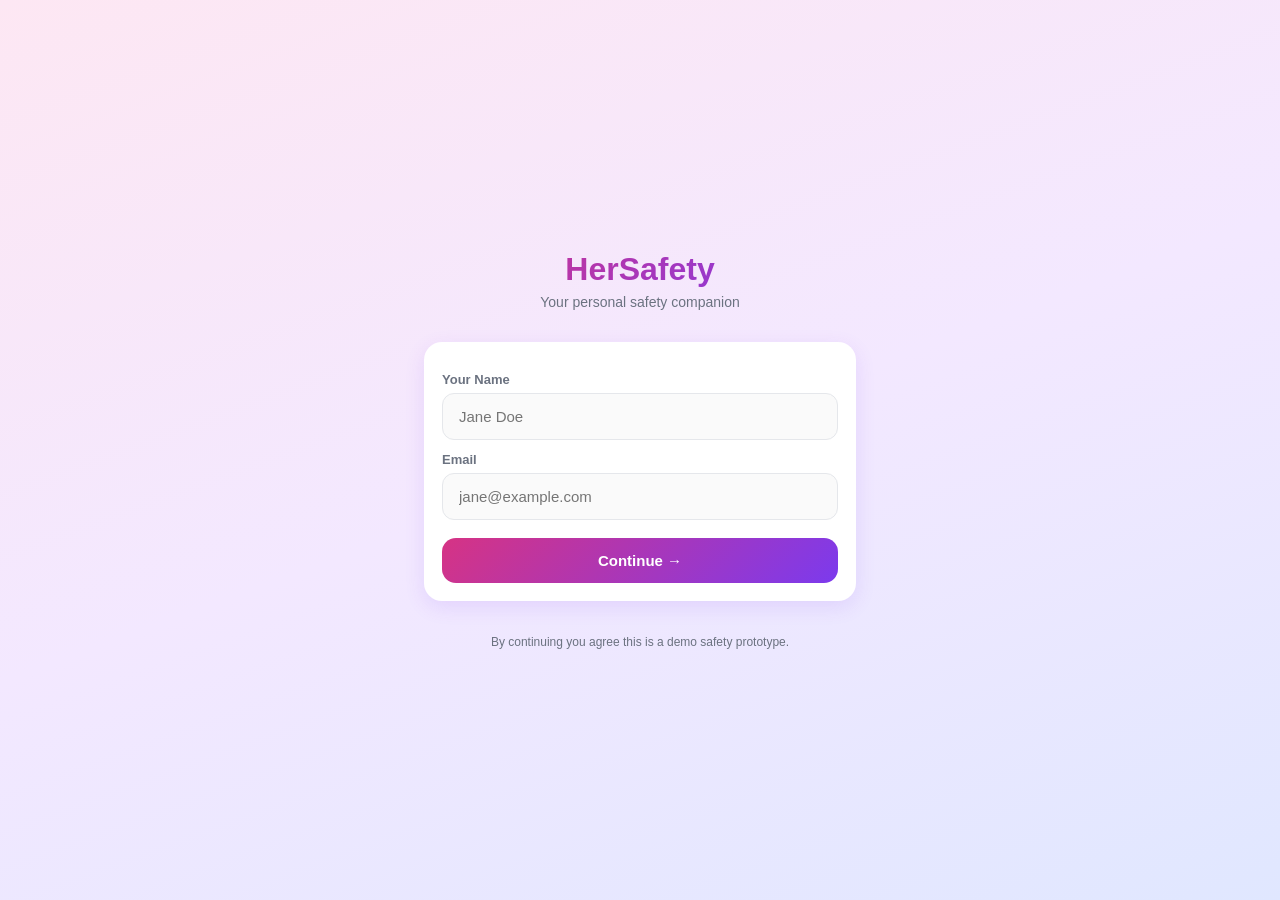
<file: index.html>
<!DOCTYPE html>
<html lang="en">
<head>
<meta charset="UTF-8" />
<meta name="viewport" content="width=device-width, initial-scale=1, maximum-scale=1" />
<title>HerSafety</title>
<link rel="icon" type="image/png" href="HerSafety.png">
<link rel="stylesheet" href="style.css" />
</head>

<body>
<div class="login-wrap">
  <div class="brand">
    
    <h1>HerSafety</h1>
    <p>Your personal safety companion</p>
  </div>
  <div class="card">
    <form id="login-form">
      <label for="name">Your Name</label>
      <input id="name" class="input" type="text" placeholder="Jane Doe" required />
      <label for="email">Email</label>
      <input id="email" class="input" type="email" placeholder="jane@example.com" required />
      <div style="height: 18px"></div>
      <button type="submit" class="btn btn-primary">Continue →</button>
    </form>
  </div>
  <p style="text-align:center; color:#6b7280; font-size:12px; margin-top:18px;">
    By continuing you agree this is a demo safety prototype.
  </p>
</div>
<script src="script.js"></script>
<script>initLogin();</script>
</body>
</html>
</file>
<file: style.css>
/* HerSafety - Mobile-first styling */
* { box-sizing: border-box; margin: 0; padding: 0; }

:root {
  --bg-grad: linear-gradient(160deg, #fde7f3 0%, #f3e8ff 50%, #e0e7ff 100%);
  --primary: #d63384;
  --primary-dark: #a61e63;
  --accent: #7c3aed;
  --danger: #e11d48;
  --safe: #10b981;
  --warn: #f59e0b;
  --card: #ffffff;
  --text: #1f1f33;
  --muted: #6b7280;
  --shadow: 0 6px 20px rgba(124, 58, 237, 0.12);
  --radius: 18px;
}

html, body {
  height: 100%;
  font-family: -apple-system, BlinkMacSystemFont, "Segoe UI", Roboto, sans-serif;
  color: var(--text);
  background: var(--bg-grad);
  background-attachment: fixed;
  -webkit-font-smoothing: antialiased;
}

.app {
  max-width: 480px;
  margin: 0 auto;
  min-height: 100vh;
  padding: 24px 20px 100px;
  position: relative;
}

.app.no-nav { padding-bottom: 24px; }

/* Headers */
.page-header {
  margin-bottom: 20px;
}
.page-header h1 {
  font-size: 26px;
  font-weight: 700;
  letter-spacing: -0.5px;
}
.page-header p { color: var(--muted); margin-top: 4px; font-size: 14px; }

/* Cards */
.card {
  background: var(--card);
  border-radius: var(--radius);
  padding: 18px;
  box-shadow: var(--shadow);
  margin-bottom: 16px;
}

/* Buttons */
.btn {
  display: inline-flex;
  align-items: center;
  justify-content: center;
  gap: 8px;
  width: 100%;
  padding: 14px 18px;
  border: none;
  border-radius: 14px;
  font-size: 15px;
  font-weight: 600;
  cursor: pointer;
  transition: transform 0.15s ease, box-shadow 0.15s ease, opacity 0.15s ease;
  font-family: inherit;
}
.btn:active { transform: scale(0.97); }
.btn:hover { box-shadow: 0 4px 14px rgba(0,0,0,0.1); }

.btn-primary {
  background: linear-gradient(135deg, var(--primary), var(--accent));
  color: white;
}
.btn-secondary {
  background: #f3f4f6;
  color: var(--text);
}
.btn-danger {
  background: var(--danger);
  color: white;
}
.btn-ghost {
  background: transparent;
  color: var(--primary);
  border: 1.5px solid var(--primary);
}

/* Inputs */
.input {
  width: 100%;
  padding: 14px 16px;
  border-radius: 12px;
  border: 1.5px solid #e5e7eb;
  font-size: 15px;
  font-family: inherit;
  background: #fafafa;
  transition: border 0.2s;
}
.input:focus {
  outline: none;
  border-color: var(--primary);
  background: white;
}
label {
  display: block;
  font-size: 13px;
  font-weight: 600;
  color: var(--muted);
  margin-bottom: 6px;
  margin-top: 12px;
}

/* Login */
.login-wrap {
  min-height: 100vh;
  display: flex;
  flex-direction: column;
  justify-content: center;
  padding: 24px;
  max-width: 480px;
  margin: 0 auto;
}
.brand {
  text-align: center;
  margin-bottom: 32px;
}
.brand .logo {
  width: 80px; height: 80px;
  margin: 0 auto 16px;
  border-radius: 50%;
  background: linear-gradient(135deg, var(--primary), var(--accent));
  display: flex; align-items: center; justify-content: center;
  font-size: 38px;
  box-shadow: 0 10px 30px rgba(214, 51, 132, 0.35);
}
.brand h1 {
  font-size: 32px;
  background: linear-gradient(135deg, var(--primary), var(--accent));
  -webkit-background-clip: text;
  -webkit-text-fill-color: transparent;
  background-clip: text;
}
.brand p { color: var(--muted); margin-top: 6px; font-size: 14px; }

/* Greeting */
.greeting {
  margin-bottom: 18px;
}
.greeting h2 { font-size: 24px; font-weight: 700; }
.greeting .loc {
  display: flex; align-items: center; gap: 6px;
  color: var(--muted); font-size: 13px; margin-top: 6px;
}

/* SOS Button */
.sos-wrap {
  display: flex; flex-direction: column; align-items: center;
  margin: 28px 0;
}
.sos-btn {
  width: 200px; height: 200px;
  border-radius: 50%;
  border: none;
  background: radial-gradient(circle at 30% 30%, #ff5778, #d6004a);
  color: white;
  font-size: 36px;
  font-weight: 800;
  letter-spacing: 2px;
  cursor: pointer;
  box-shadow: 0 0 0 0 rgba(214, 0, 74, 0.5), 0 15px 40px rgba(214, 0, 74, 0.4);
  animation: pulse 2s infinite;
  font-family: inherit;
  transition: transform 0.15s;
}
.sos-btn:active { transform: scale(0.95); }
.sos-hint { color: var(--muted); margin-top: 14px; font-size: 13px; text-align: center; }

@keyframes pulse {
  0% { box-shadow: 0 0 0 0 rgba(214, 0, 74, 0.5), 0 15px 40px rgba(214, 0, 74, 0.4); }
  70% { box-shadow: 0 0 0 25px rgba(214, 0, 74, 0), 0 15px 40px rgba(214, 0, 74, 0.4); }
  100% { box-shadow: 0 0 0 0 rgba(214, 0, 74, 0), 0 15px 40px rgba(214, 0, 74, 0.4); }
}

/* Quick actions grid */
.section-title {
  font-size: 16px; font-weight: 700; margin: 20px 0 12px;
}
.actions-grid {
  display: grid;
  grid-template-columns: 1fr 1fr;
  gap: 12px;
}
.action-card {
  background: var(--card);
  border-radius: var(--radius);
  padding: 16px;
  text-align: center;
  cursor: pointer;
  border: none;
  box-shadow: var(--shadow);
  transition: transform 0.15s;
  font-family: inherit;
}
.action-card:active { transform: scale(0.96); }
.action-card .icon { font-size: 28px; margin-bottom: 8px; }
.action-card .name { font-size: 13px; font-weight: 600; color: var(--text); }

/* Bottom navigation */
.bottom-nav {
  position: fixed;
  bottom: 0; left: 0; right: 0;
  background: white;
  border-top: 1px solid #f0f0f0;
  display: flex;
  justify-content: space-around;
  padding: 10px 0 calc(10px + env(safe-area-inset-bottom));
  max-width: 480px;
  margin: 0 auto;
  box-shadow: 0 -4px 20px rgba(0,0,0,0.05);
}
.nav-item {
  flex: 1;
  display: flex; flex-direction: column; align-items: center;
  text-decoration: none;
  color: var(--muted);
  font-size: 11px;
  font-weight: 600;
  gap: 3px;
  padding: 4px;
  transition: color 0.2s;
}
.nav-item .nav-icon { font-size: 22px; }
.nav-item.active { color: var(--primary); }

/* Modal overlay */
.overlay {
  position: fixed; inset: 0;
  background: rgba(225, 29, 72, 0.96);
  display: none;
  flex-direction: column;
  align-items: center;
  justify-content: center;
  z-index: 1000;
  color: white;
  padding: 24px;
  text-align: center;
}
.overlay.active { display: flex; animation: fadeIn 0.3s; }
.overlay .pulse-circle {
  width: 140px; height: 140px;
  border-radius: 50%;
  background: rgba(255,255,255,0.2);
  display: flex; align-items: center; justify-content: center;
  font-size: 60px;
  margin-bottom: 24px;
  animation: pulseWhite 1.2s infinite;
}
.overlay h2 { font-size: 28px; margin-bottom: 12px; }
.overlay .status-list {
  list-style: none;
  margin: 20px 0 28px;
  text-align: left;
  font-size: 14px;
  line-height: 2;
}
.overlay .status-list li::before {
  content: "✓ "; font-weight: bold; margin-right: 6px;
}
.overlay .btn { max-width: 280px; }

@keyframes fadeIn { from { opacity: 0; } to { opacity: 1; } }
@keyframes pulseWhite {
  0%,100% { transform: scale(1); }
  50% { transform: scale(1.08); }
}

/* Map page */
.map-container {
  position: relative;
  height: 360px;
  border-radius: var(--radius);
  overflow: hidden;
  box-shadow: var(--shadow);
  background: #e0e7ff;
}
.map-container iframe {
  width: 100%; height: 100%; border: 0;
}
.zone-legend {
  display: flex;
  gap: 8px;
  margin-top: 14px;
  flex-wrap: wrap;
}
.zone-chip {
  flex: 1;
  min-width: 90px;
  padding: 10px;
  border-radius: 12px;
  text-align: center;
  font-size: 12px;
  font-weight: 600;
  color: white;
}
.zone-chip.safe { background: var(--safe); }
.zone-chip.warn { background: var(--warn); }
.zone-chip.risk { background: var(--danger); }

.status-banner {
  margin-top: 16px;
  padding: 16px;
  border-radius: var(--radius);
  text-align: center;
  font-weight: 600;
  color: white;
}
.status-banner.safe { background: var(--safe); }
.status-banner.warn { background: var(--warn); }
.status-banner.risk { background: var(--danger); }

/* Contacts */
.contact-item {
  display: flex;
  align-items: center;
  background: var(--card);
  padding: 14px 16px;
  border-radius: 14px;
  margin-bottom: 10px;
  box-shadow: var(--shadow);
  gap: 12px;
}
.contact-avatar {
  width: 44px; height: 44px;
  border-radius: 50%;
  background: linear-gradient(135deg, var(--primary), var(--accent));
  color: white;
  display: flex; align-items: center; justify-content: center;
  font-weight: 700;
  flex-shrink: 0;
}
.contact-info { flex: 1; min-width: 0; }
.contact-info .name { font-weight: 600; font-size: 15px; }
.contact-info .num { color: var(--muted); font-size: 13px; }
.contact-del {
  background: transparent;
  border: none;
  color: var(--danger);
  font-size: 20px;
  cursor: pointer;
  padding: 6px;
}
.empty-state {
  text-align: center;
  color: var(--muted);
  padding: 40px 20px;
  font-size: 14px;
}

/* Profile */
.profile-head {
  text-align: center;
  margin: 20px 0 28px;
}
.profile-avatar {
  width: 96px; height: 96px;
  margin: 0 auto 16px;
  border-radius: 50%;
  background: linear-gradient(135deg, var(--primary), var(--accent));
  color: white;
  display: flex; align-items: center; justify-content: center;
  font-size: 38px;
  font-weight: 700;
  box-shadow: 0 10px 30px rgba(214, 51, 132, 0.3);
}
.profile-head .name { font-size: 22px; font-weight: 700; }
.profile-head .email { color: var(--muted); font-size: 14px; margin-top: 4px; }

/* Voice listening indicator */
.listening {
  background: var(--accent) !important;
  color: white !important;
  animation: pulse 1.5s infinite;
}

/* Escape call modal */
.choices {
  display: flex; gap: 8px; margin-top: 12px;
}
.choices button {
  flex: 1;
  padding: 12px;
  border-radius: 12px;
  border: 1.5px solid var(--primary);
  background: white;
  color: var(--primary);
  font-weight: 600;
  cursor: pointer;
  font-family: inherit;
}
.choices button:hover { background: var(--primary); color: white; }

.toast {
  position: fixed;
  bottom: 90px; left: 50%;
  transform: translateX(-50%);
  background: rgba(31, 31, 51, 0.95);
  color: white;
  padding: 12px 20px;
  border-radius: 12px;
  font-size: 14px;
  z-index: 999;
  opacity: 0;
  transition: opacity 0.3s, transform 0.3s;
  pointer-events: none;
  max-width: 360px;
  text-align: center;
}
.toast.show { opacity: 1; transform: translateX(-50%) translateY(-6px); }

video.preview {
  width: 100%;
  border-radius: 14px;
  margin-top: 12px;
  background: #000;
  display: none;
}
video.preview.active { display: block; }
</file>
